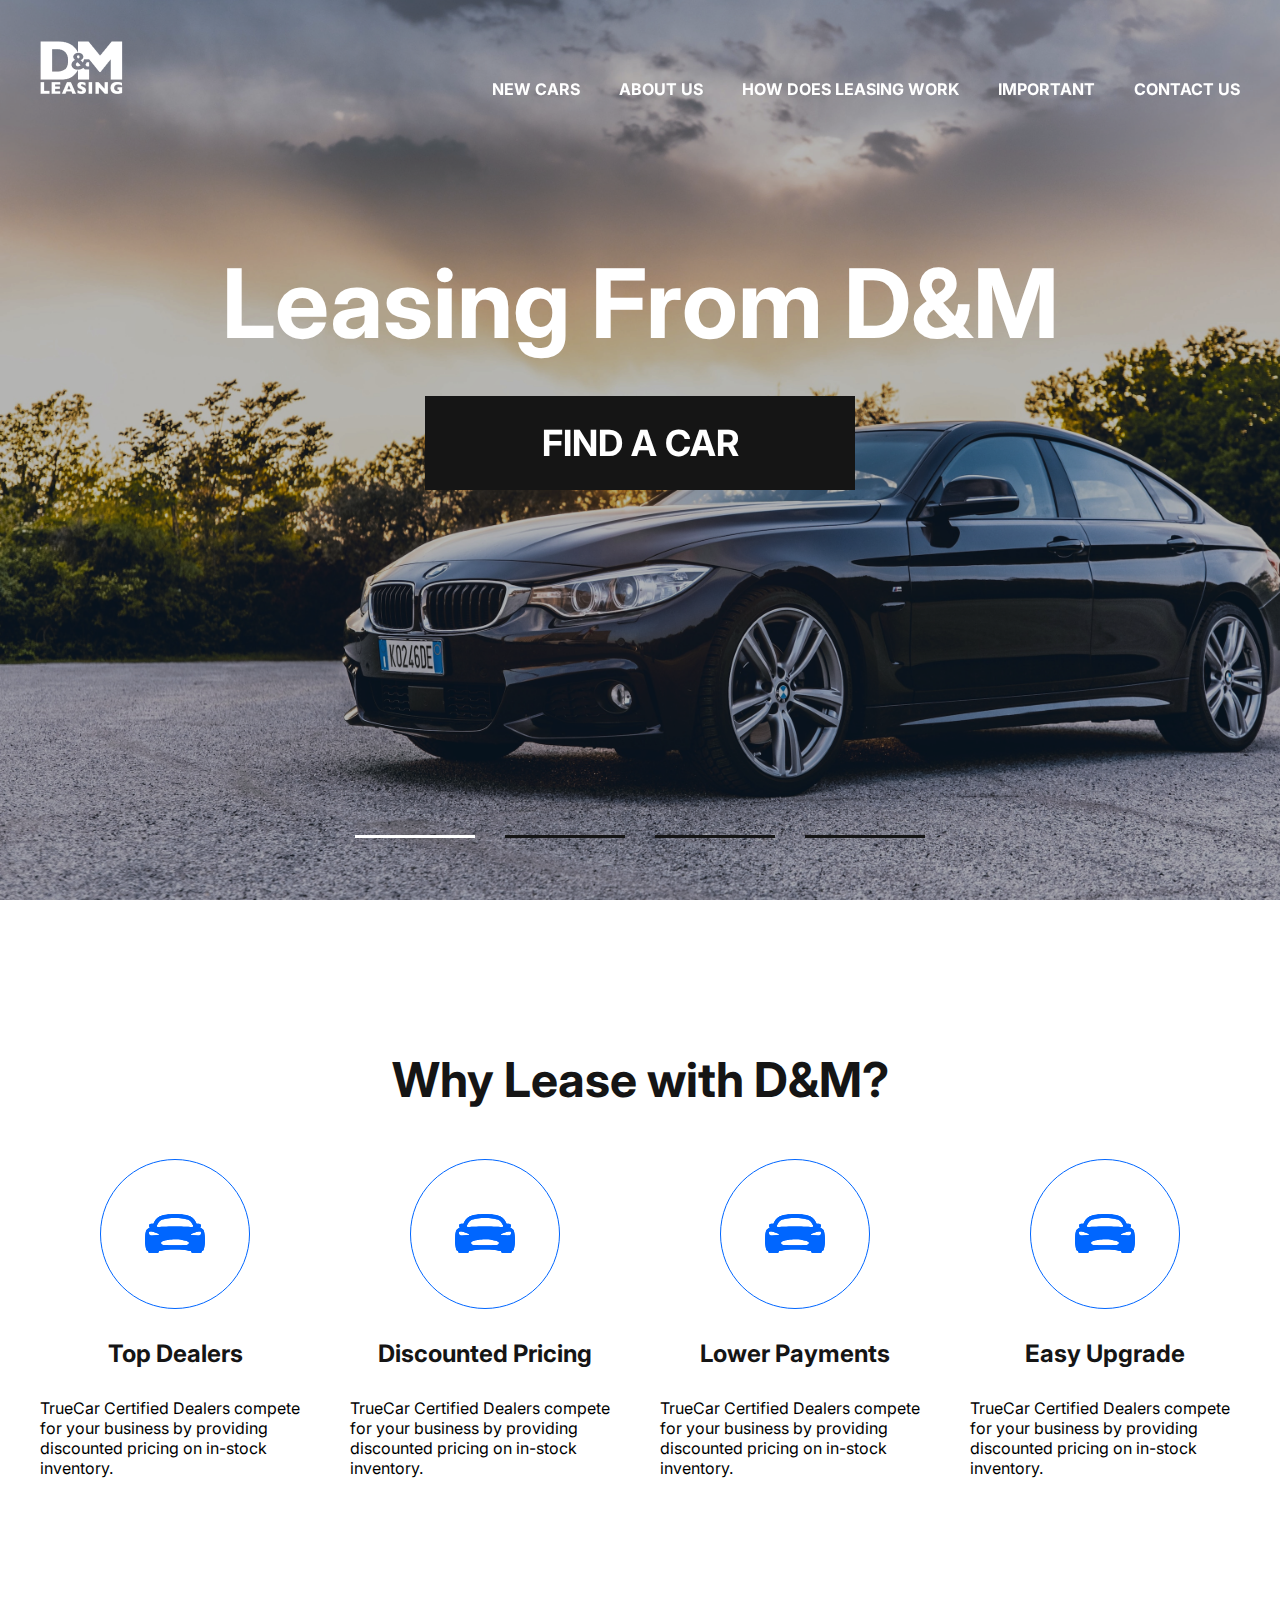
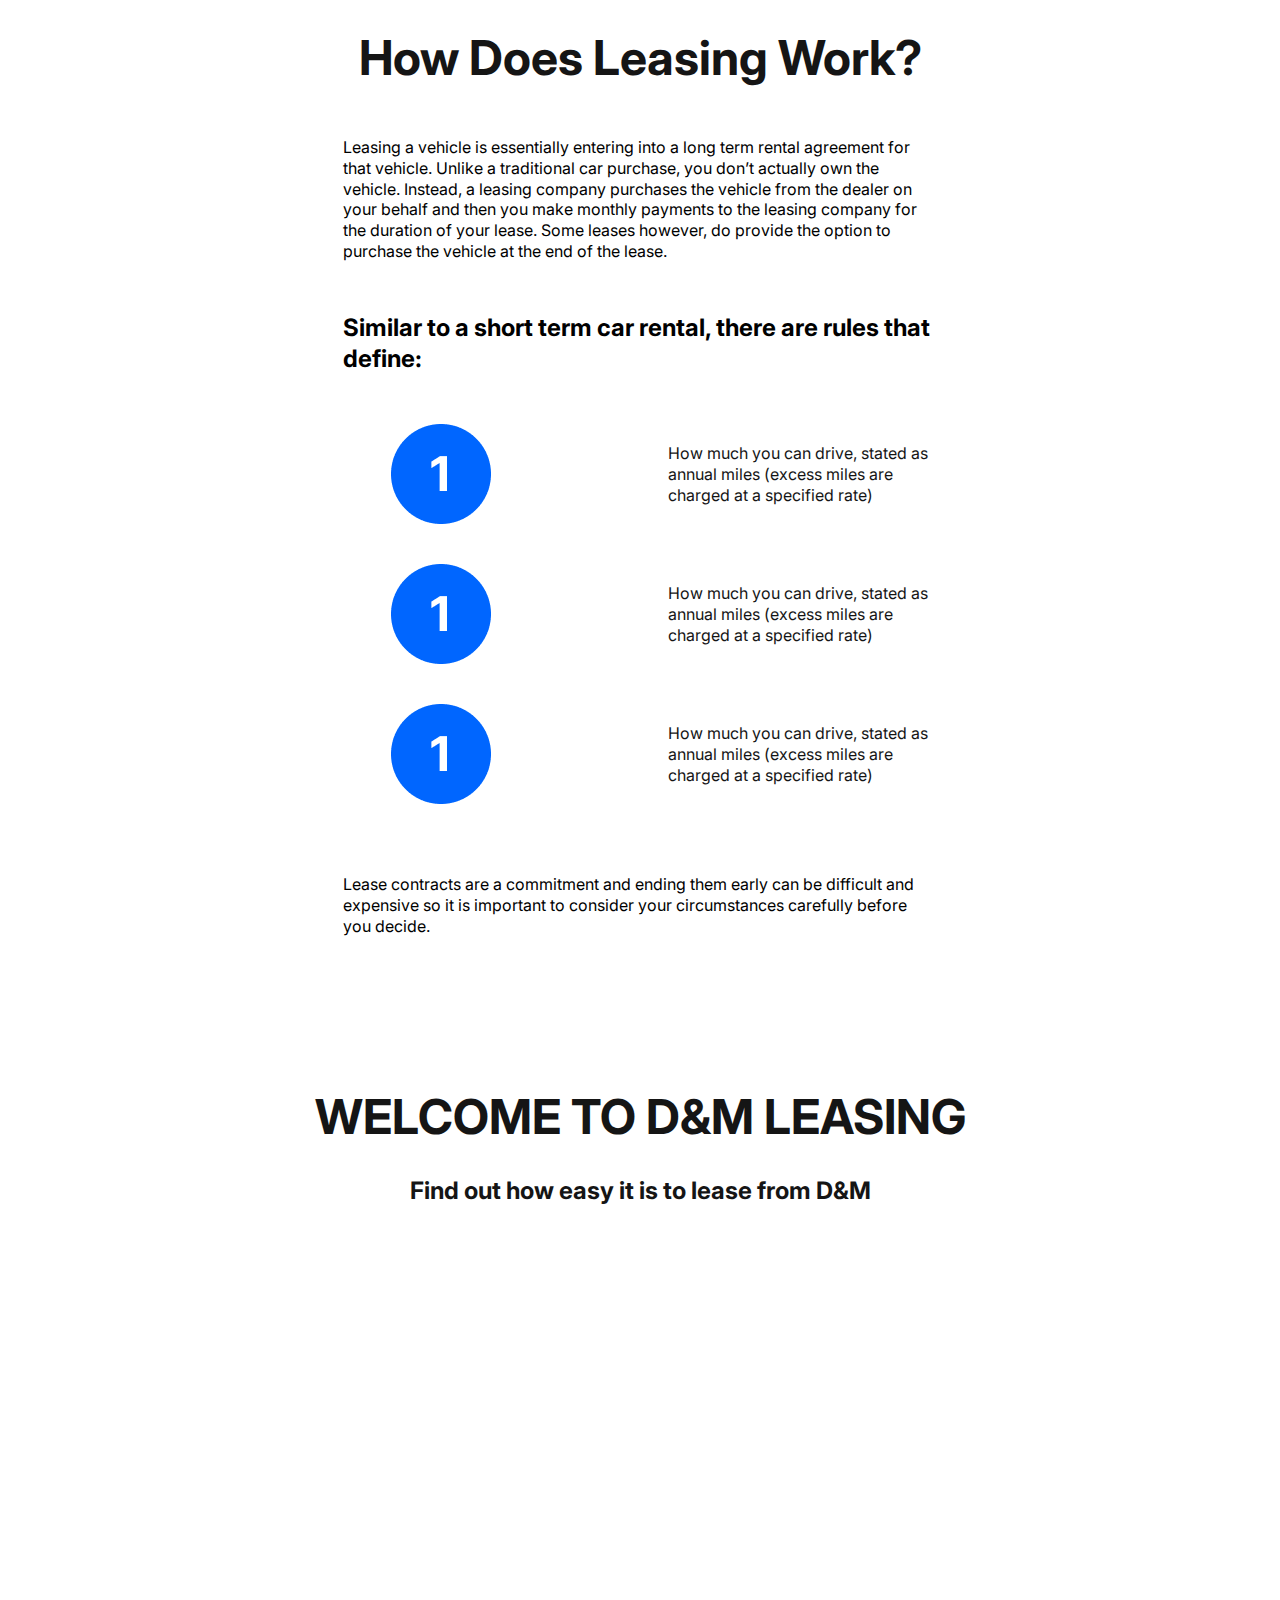
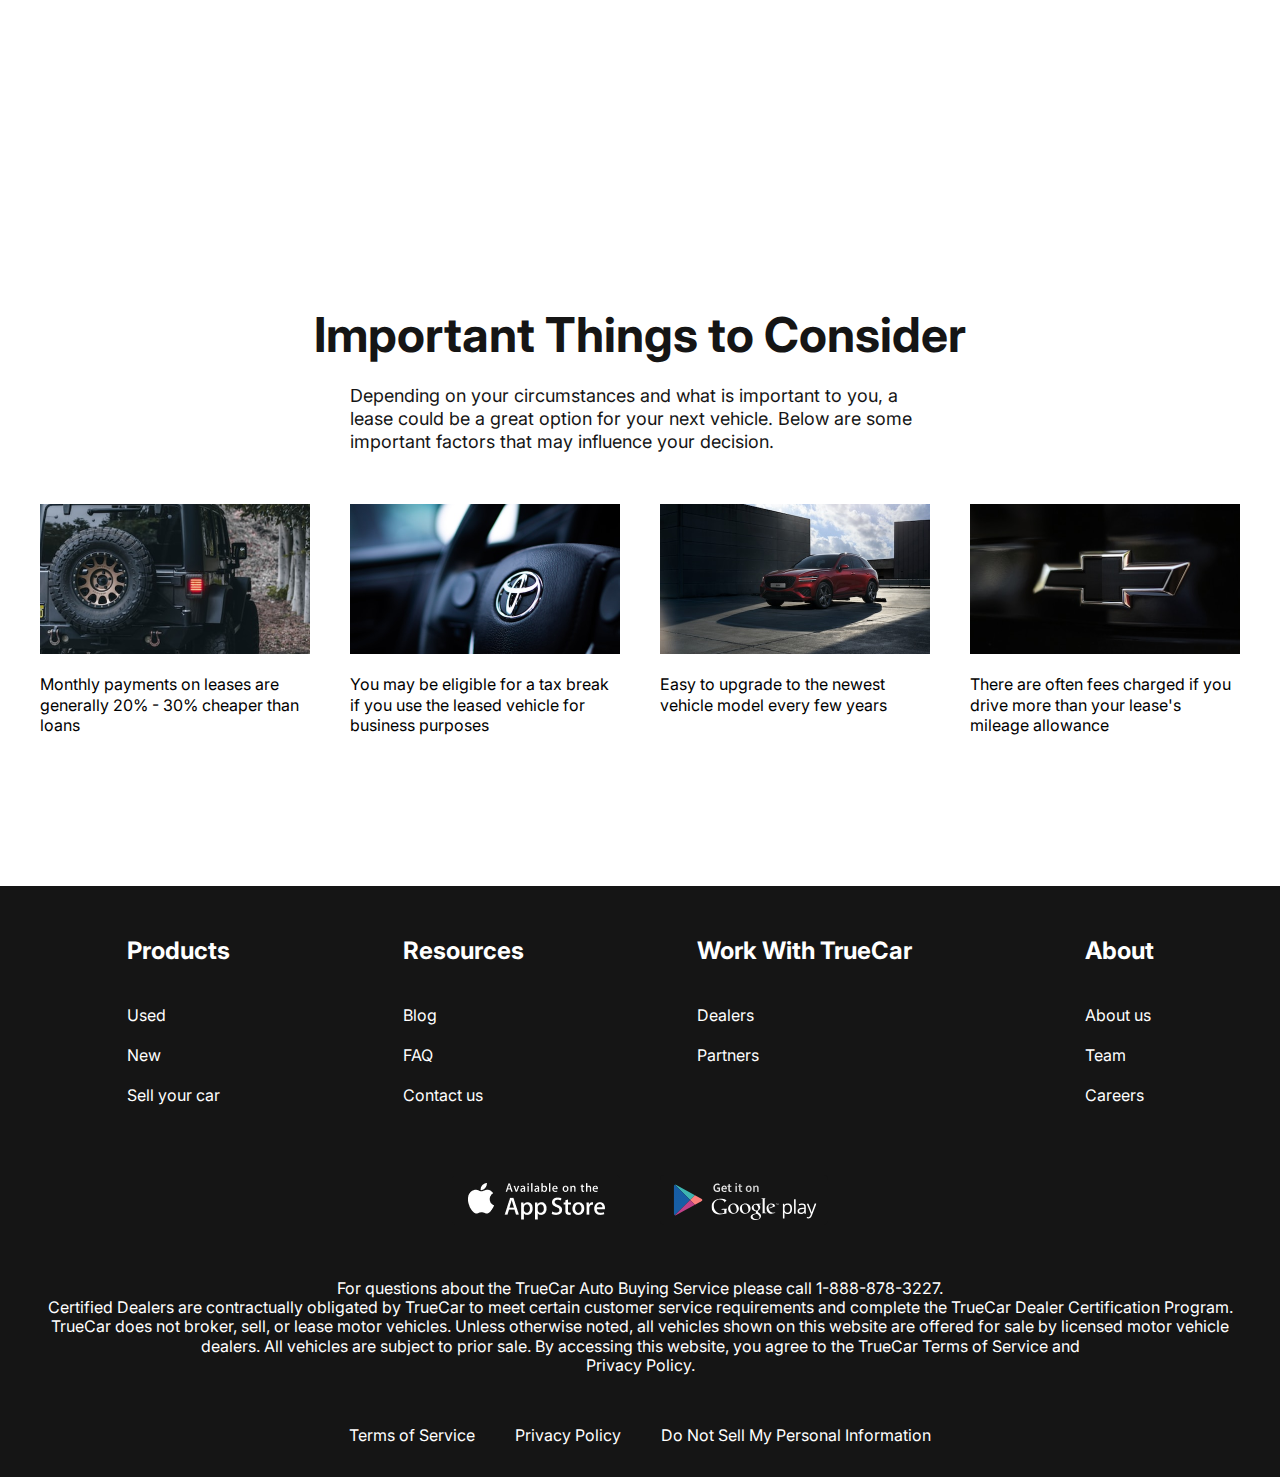
<file: index.html>
<!DOCTYPE html>
<html lang="en">

<head>
    <meta charset="UTF-8">
    <meta http-equiv="X-UA-Compatible" content="IE=edge">
    <meta name="viewport" content="width=device-width, initial-scale=1.0">

    <link rel="stylesheet" href="https://cdn.jsdelivr.net/npm/swiper@9/swiper-bundle.min.css" />
    <link rel="stylesheet" href="css/style.css">
    <title>D&M</title>
</head>

<body>

    <div class="page">

        <header class="header">
            <div class="container">
                <div class="header__row">
                    <a href="index.html" class="header__logo">
                        <img src="img/header/Vector.png" alt="">
                    </a>
                    <nav class="header__nav">
                        <a href="cars.html" class="header__nav-link">NEW CARS</a>
                        <a href="#advantages" class="header__nav-link">About Us</a>
                        <a href="#do" class="header__nav-link">How Does Leasing Work</a>
                        <a href="#important" class="header__nav-link">Important</a>
                        <a href="contact.html" class="header__nav-link">CONTACT US</a>
                    </nav>

                    <button type="button" class="navToggle">
                        <span></span>
                        <span></span>
                        <span></span>
                    </button>
                </div>
            </div>
        </header>

        <main class="main">
            <section class="home">
                <div class="container">
                    <div class="home__title">
                        Leasing From D&M
                    </div>
                    <a href="cars.html" class="home__btn">
                        FIND A CAR
                    </a>
                </div>
            </section>

            <div class="slider">
                <div class="swiper">

                    <div class="swiper-wrapper">
                        <div class="swiper-slide" style="background-image: url(img/home/home-bg.png);"></div>
                        <div class="swiper-slide" style="background-image: url(img/home/slider2.jpeg);"></div>
                        <div class="swiper-slide" style="background-image: url(img/home/slider4.jpeg);"></div>
                        <div class="swiper-slide" style="background-image: url(img/home/slider5.jpeg);"></div>
                    </div>

                    <div class="swiper-pagination"></div>

                </div>
            </div>

            <div id="advantages" class="advantages">
                <div class="container">
                    <div class="advantages__title">
                        Why Lease with D&M?
                    </div>
                    <div class="advantages__row">
                        <div class="advantages__item">
                            <img src="img/advantages/circle.svg" alt="" class="advantages__img">
                            <div class="advantages__content">
                                <div class="advantages__item-title">
                                    Top Dealers
                                </div>
                                <div class="advantages__text">
                                    TrueCar Certified Dealers compete for your business by providing discounted pricing
                                    on in-stock inventory.
                                </div>
                            </div>
                        </div>
                        <div class="advantages__item">
                            <img src="img/advantages/circle.svg" alt="" class="advantages__img">
                            <div class="advantages__content">
                                <div class="advantages__item-title">
                                    Discounted Pricing
                                </div>
                                <div class="advantages__text">
                                    TrueCar Certified Dealers compete for your business by providing discounted pricing
                                    on in-stock inventory.
                                </div>
                            </div>
                        </div>
                        <div class="advantages__item">
                            <img src="img/advantages/circle.svg" alt="" class="advantages__img">
                            <div class="advantages__content">
                                <div class="advantages__item-title">
                                    Lower Payments
                                </div>
                                <div class="advantages__text">
                                    TrueCar Certified Dealers compete for your business by providing discounted pricing
                                    on in-stock inventory.
                                </div>
                            </div>
                        </div>
                        <div class="advantages__item">
                            <img src="img/advantages/circle.svg" alt="" class="advantages__img">
                            <div class="advantages__content">
                                <div class="advantages__item-title">
                                    Easy Upgrade
                                </div>
                                <div class="advantages__text">
                                    TrueCar Certified Dealers compete for your business by providing discounted pricing
                                    on in-stock inventory.
                                </div>
                            </div>
                        </div>
                    </div>
                </div>
            </div>

            <div id="do" class="do">
                <div class="container">
                    <div class="do__row">
                        <div class="do__top">
                            <div class="do__title">
                                How Does Leasing Work?
                            </div>
                            <div class="do__text">
                                Leasing a vehicle is essentially entering into a long term rental agreement for that
                                vehicle. Unlike a traditional car purchase, you don’t actually own the vehicle. Instead,
                                a leasing company purchases the vehicle from the dealer on your behalf and then you make
                                monthly payments to the leasing company for the duration of your lease. Some leases
                                however, do provide the option to purchase the vehicle at the end of the lease.
                            </div>

                            <div class="do__suptitle">
                                Similar to a short term car rental, there are rules that define:
                            </div>
                        </div>

                        <div class="do__content">
                            <div class="do__item">
                                <img src="img/do/do-1.png" class="do__item-icon" alt="">

                                <div class="do__item-text">
                                    How much you can drive, stated as annual miles (excess miles are charged at a
                                    specified rate)
                                </div>
                            </div>
                            <div class="do__item">
                                <img src="img/do/do-1.png" class="do__item-icon" alt="">

                                <div class="do__item-text">
                                    How much you can drive, stated as annual miles (excess miles are charged at a
                                    specified rate)
                                </div>
                            </div>
                            <div class="do__item">
                                <img src="img/do/do-1.png" class="do__item-icon" alt="">

                                <div class="do__item-text">
                                    How much you can drive, stated as annual miles (excess miles are charged at a
                                    specified rate)
                                </div>
                            </div>
                        </div>

                        <div class="do__footer">
                            Lease contracts are a commitment and ending them early can be difficult and expensive so it
                            is important to consider your circumstances carefully before you decide.
                        </div>

                    </div>
                </div>
            </div>

            <div class="video">
                <div class="container">
                    <div class="video__title">
                        WELCOME TO D&M LEASING
                    </div>
                    <div class="video__suptitle">
                        Find out how easy it is to lease from D&M
                    </div>
                    <iframe class="video__item" width="1000" height="500"
                        src="https://www.youtube.com/embed/vsgAckadNYA" title="YouTube video player" frameborder="0"
                        allow="accelerometer; autoplay; clipboard-write; encrypted-media; gyroscope; picture-in-picture; web-share"
                        allowfullscreen></iframe>
                </div>
            </div>

            <div id="important" class="important">
                <div class="container">
                    <div class="important__header">
                        <div class="important__title">Important Things to Consider</div>
                        <div class="important__text">Depending on your circumstances and what is important to you, a
                            lease could
                            be a great option for your next vehicle. Below are some important factors that may influence
                            your
                            decision.</div>
                    </div>

                    <div class="important__inner">
                        <div class="important__item">
                            <img src="img/important/imp-1.png" alt="" class="important__img">
                            <div class="important__item-text">Monthly payments on leases are generally 20% - 30% cheaper
                                than loans
                            </div>
                        </div>
                        <div class="important__item">
                            <img src="img/important/imp-2.png" alt="" class="important__img">
                            <div class="important__item-text">You may be eligible for a tax break if you use the leased
                                vehicle for business purposes
                            </div>
                        </div>
                        <div class="important__item">
                            <img src="img/important/imp-3.png" alt="" class="important__img">
                            <div class="important__item-text">Easy to upgrade to the newest vehicle model every few
                                years
                            </div>
                        </div>
                        <div class="important__item">
                            <img src="img/important/imp-4.png" alt="" class="important__img">
                            <div class="important__item-text">There are often fees charged if you drive more than your
                                lease's mileage allowance
                            </div>
                        </div>
                    </div>
                </div>
            </div>

        </main>

       
    <footer class="footer">
        <div class="container">
            <nav class="footer__nav">
                <div class="footer__row">

                    <div class="footer__item-title">Products</div>

                    <div class="footer__item"><a href="#" class="footer__item-link">Used</a></div>
                    <div class="footer__item"><a href="#" class="footer__item-link">New</a></div>
                    <div class="footer__item"><a href="#" class="footer__item-link">Sell your car</a></div>
                </div>
                <div class="footer__row">

                    <div class="footer__item-title">Resources</div>

                    <div class="footer__nav-item"><a href="#" class="footer__item-link">Blog</a></div>
                    <div class="footer__item"><a href="#" class="footer__item-link">FAQ</a></div>
                    <div class="footer__item"><a href="#" class="footer__item-link">Contact us</a></div>
                </div>
                <div class="footer__row">

                    <div class="footer__item-title">Work With TrueCar</div>

                    <div class="footer__item"><a href="#" class="footer__item-link">Dealers</a></div>
                    <div class="footer__item"><a href="#" class="footer__item-link">Partners</a></div>
                </div>
                <div class="footer__row">

                    <div class="footer__item-title">About</div>

                    <div class="footer__item"><a href="#" class="footer__item-link">About us</a></div>
                    <div class="footer__item"><a href="#" class="footer__item-link">Team</a></div>
                    <div class="footer__item"><a href="#" class="footer__item-link">Careers</a></div>
                </div>
            </nav>

            <div class="footer__app">
                <div class="footer__app-item">
                    <a href="#" class="footer__app-link">
                        <img src="img/footer/appstore.png" class="footer__img" alt="">
                    </a>
                </div>
                <div class="footer__app-item">
                    <a href="#" class="footer__app-link">
                        <img src="img/footer/google.svg" class="footer__img" alt="">
                    </a>
                </div>
            </div>

            <div class="footer__copyright">
                <div class="footer__copy-text">
                    For questions about the TrueCar Auto Buying Service please call 1-888-878-3227. <br>
                    Certified Dealers are contractually obligated by TrueCar to meet certain customer service
                    requirements and complete the TrueCar Dealer Certification Program. <br>
                    TrueCar does not broker, sell, or lease motor vehicles. Unless otherwise noted, all vehicles
                    shown on this website are offered for sale by licensed motor vehicle dealers. All vehicles are
                    subject to prior sale. By accessing this website, you agree to the TrueCar Terms of Service and <br>
                    Privacy Policy.
                </div>
            </div>

            <div class="footer__copy-nav">
                <a href="#" class="footer__copy-link">Terms of Service</a>
                <a href="#" class="footer__copy-link">Privacy Policy</a>
                <a href="#" class="footer__copy-link">Do Not Sell My Personal Information</a>
            </div>
        </div>

    </footer>

    </div>







    <script src="https://cdn.jsdelivr.net/npm/swiper@9/swiper-bundle.min.js"></script>
    <script src="js/app.js"></script>

</body>

</html>
</file>
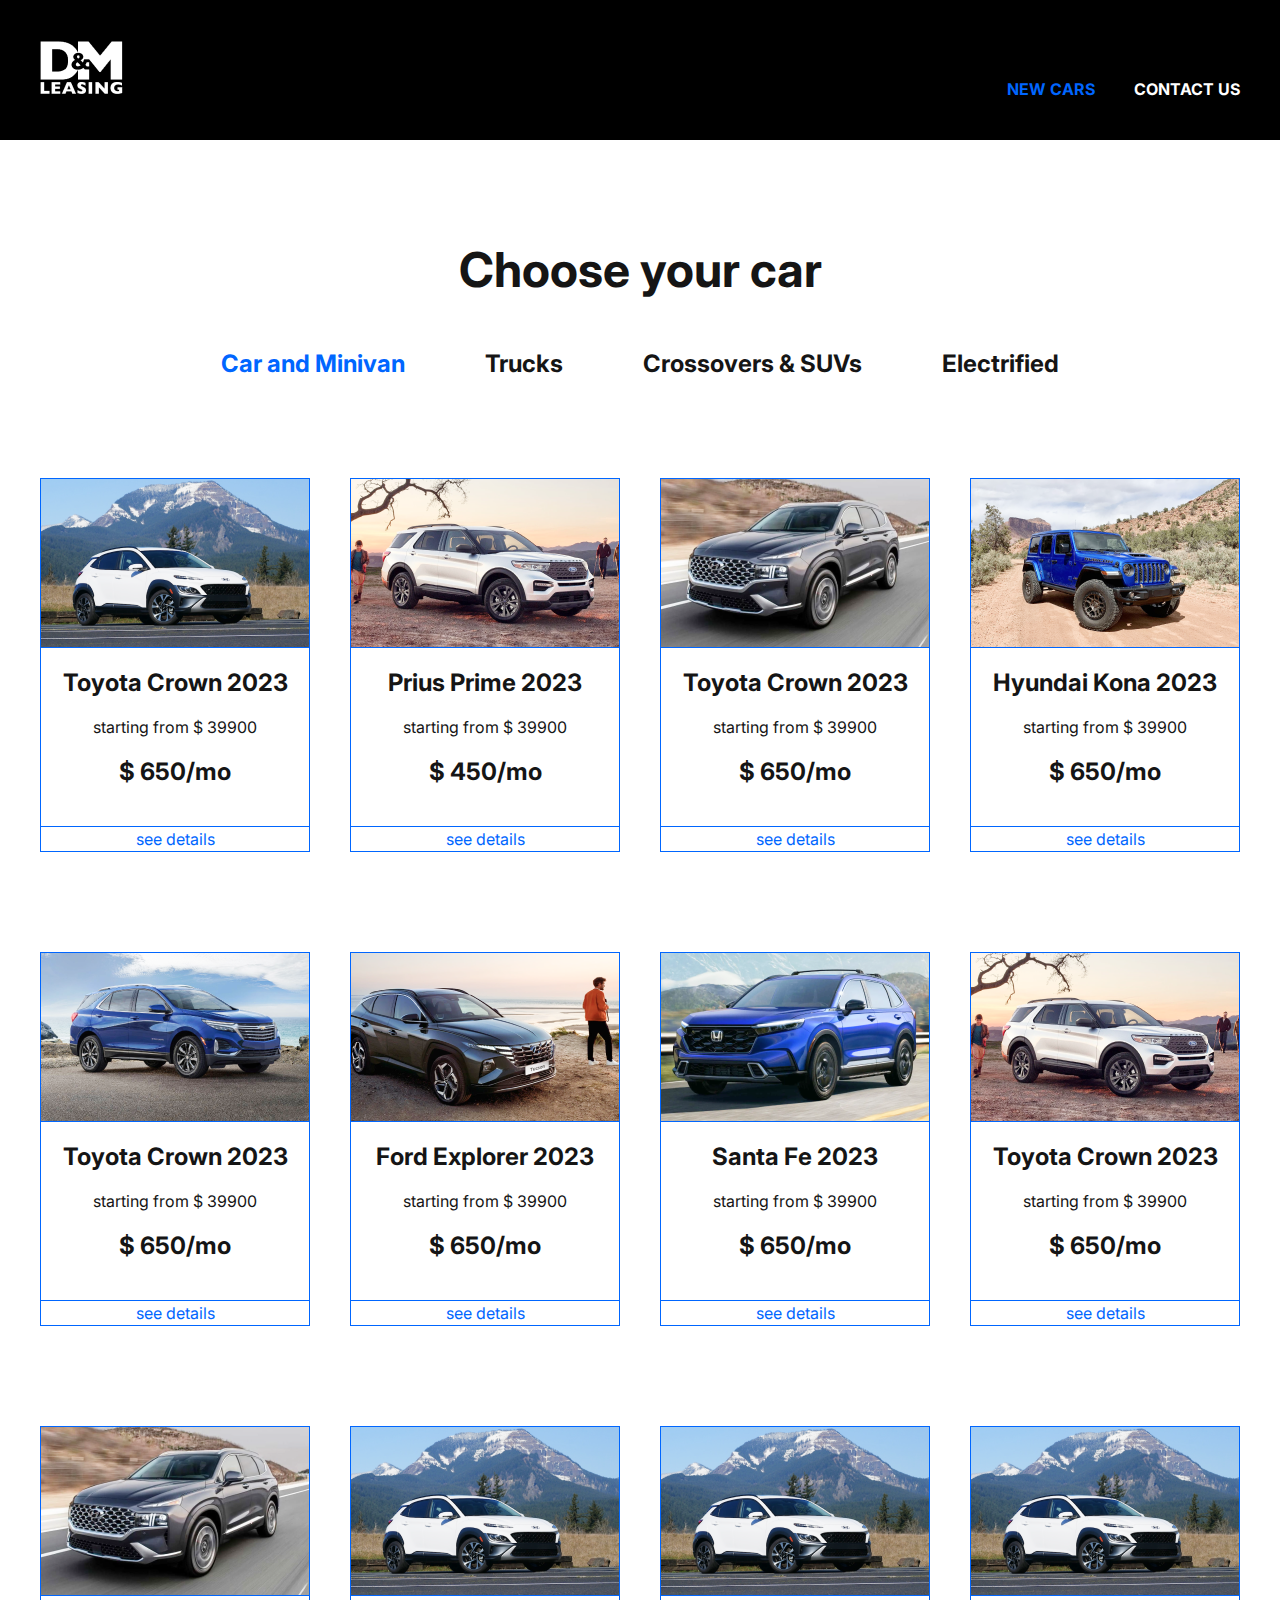
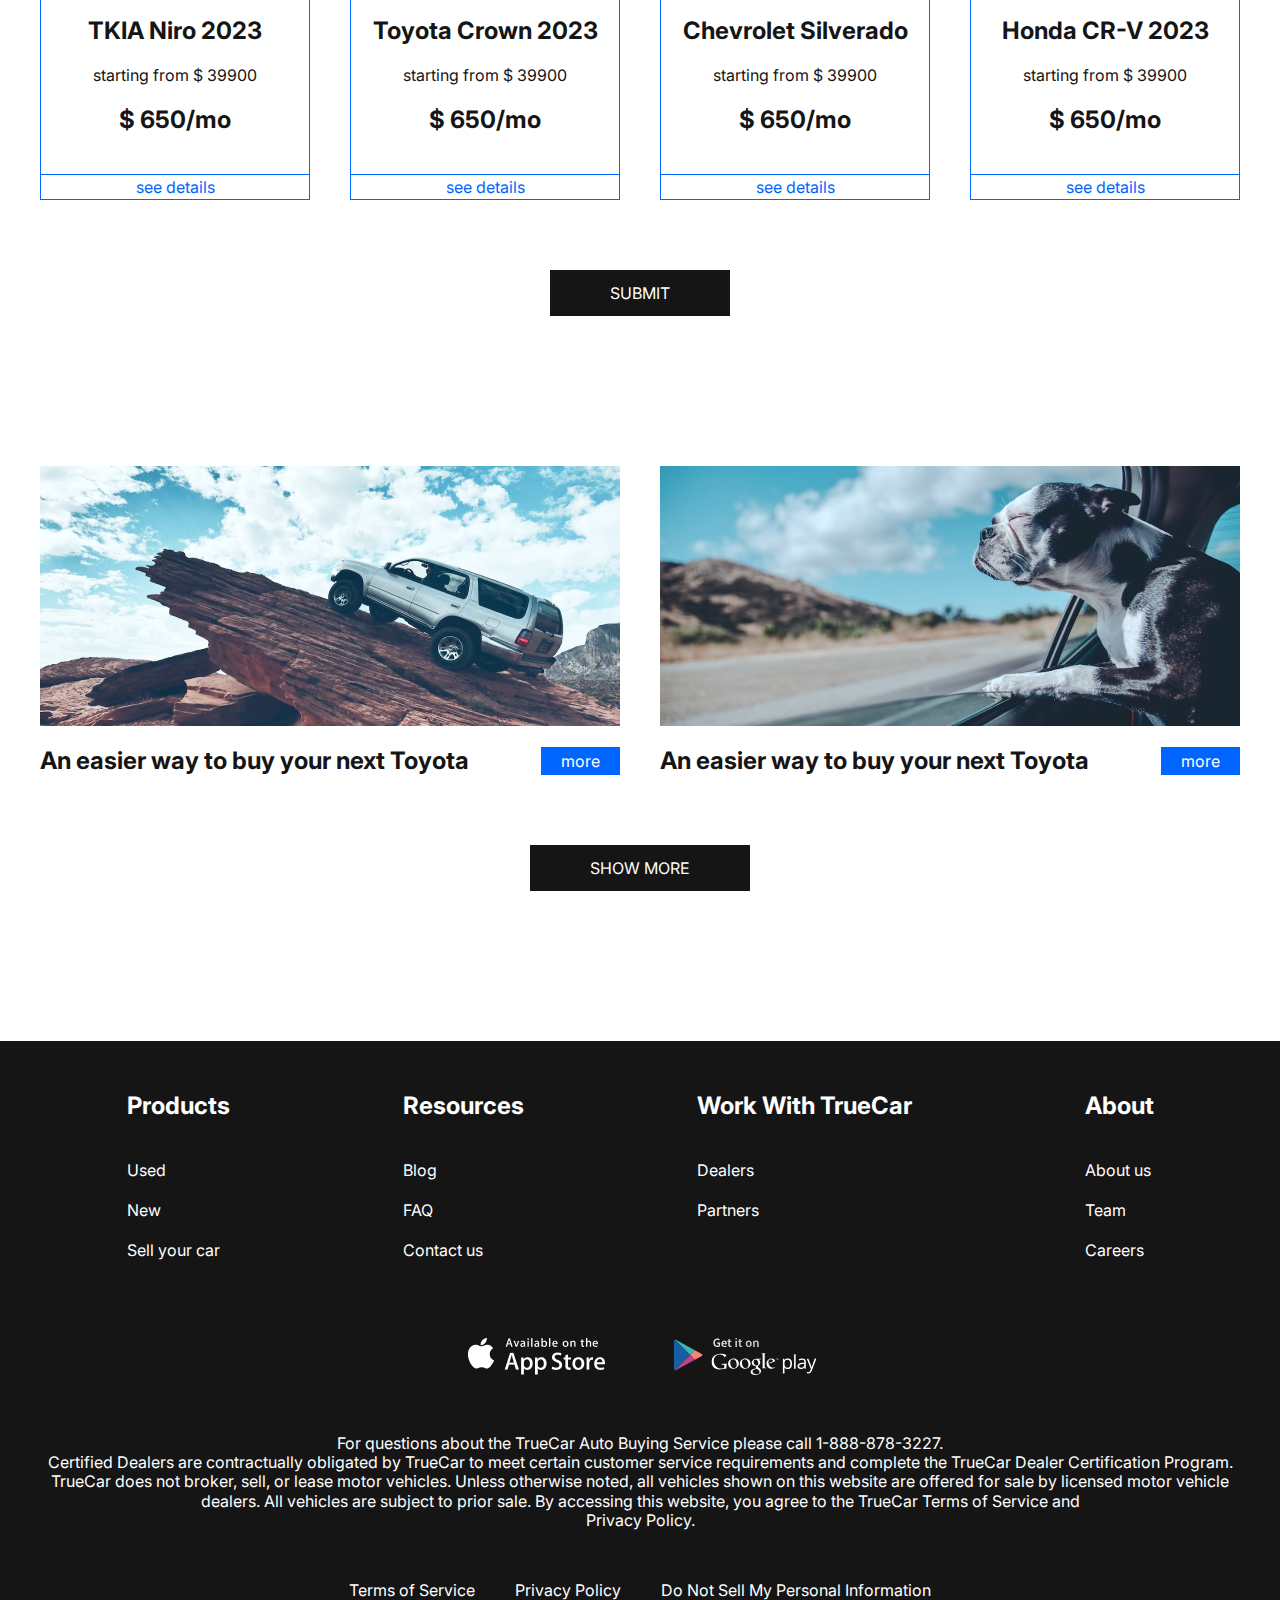
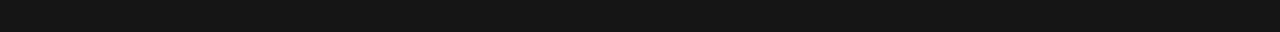
<file: cars.html>
<!DOCTYPE html>
<html lang="en">

<head>
    <meta charset="UTF-8">
    <meta http-equiv="X-UA-Compatible" content="IE=edge">
    <meta name="viewport" content="width=device-width, initial-scale=1.0">
    <link rel="stylesheet" href="css/style.css">
    <link rel="stylesheet" href="css/new-cars/cars.css">
    <link rel="stylesheet" href="css/contacts/contacts.css">
    <title>New Cars</title>
</head>

<body>

    <header class="header">
        <div class="container">
            <div class="header__row">
                <a href="index.html" class="header__logo">
                    <img src="img/header/Vector.png" alt="">
                </a>
                <nav class="header__nav">
                    <a href="cars.html" class="header__nav-link header__nav-link-active">NEW CARS</a>
                    <a href="contact.html" class="header__nav-link">CONTACT US</a>
                </nav>

                <button type="button" class="navToggle">
                    <span></span>
                    <span></span>
                    <span></span>
                </button>
            </div>
        </div>
    </header>

    <div class="choise">
        <div class="container">
            <div class="choise__tab">
                <div class="choise__tab-title">
                    Choose your car
                </div>
                <nav class="choise__tab-nav">
                    <a href="#" class="choise__tab-nav-link choise__tab-nav-link-active">Car and Minivan</a>
                    <a href="#" class="choise__tab-nav-link">Trucks</a>
                    <a href="#" class="choise__tab-nav-link">Crossovers & SUVs</a>
                    <a href="#" class="choise__tab-nav-link">Electrified</a>
                </nav>
            </div>

            <div class="choise__inner">
                <div class="choise__item">
                    <img src="img/choise/choise-1.png" alt="" class="choise__img">
                    <div class="choise__content">
                        <div class="choise__name">Toyota Crown 2023</div>
                        <div class="choise__text">starting from $ 39900</div>
                        <div class="choise__price">$ 650/mo</div>
                    </div>
                    <div class="choise__link">
                        <a href="#" class="choise__btn">see details</a>
                    </div>

                </div>

                <div class="choise__item">
                    <img src="img/choise/choise-2.png" alt="" class="choise__img">
                    <div class="choise__content">
                        <div class="choise__name">Prius Prime 2023</div>
                        <div class="choise__text">starting from $ 39900</div>
                        <div class="choise__price"> $ 450/mo</div>
                    </div>
                    <div class="choise__link">
                        <a href="#" class="choise__btn">see details</a>
                    </div>

                </div>

                <div class="choise__item">
                    <img src="img/choise/choise-3.png" alt="" class="choise__img">
                    <div class="choise__content">
                        <div class="choise__name">Toyota Crown 2023</div>
                        <div class="choise__text">starting from $ 39900</div>
                        <div class="choise__price">$ 650/mo</div>
                    </div>
                    <div class="choise__link">
                        <a href="#" class="choise__btn">see details</a>
                    </div>

                </div>

                <div class="choise__item">
                    <img src="img/choise/choise-4.png" alt="" class="choise__img">
                    <div class="choise__content">
                        <div class="choise__name">Hyundai Kona 2023</div>
                        <div class="choise__text">starting from $ 39900</div>
                        <div class="choise__price">$ 650/mo</div>
                    </div>
                    <div class="choise__link">
                        <a href="#" class="choise__btn">see details</a>
                    </div>

                </div>

                <div class="choise__item">
                    <img src="img/choise/choise-5.png" alt="" class="choise__img">
                    <div class="choise__content">
                        <div class="choise__name">Toyota Crown 2023</div>
                        <div class="choise__text">starting from $ 39900</div>
                        <div class="choise__price">$ 650/mo</div>
                    </div>
                    <div class="choise__link">
                        <a href="#" class="choise__btn">see details</a>
                    </div>


                </div>

                <div class="choise__item">
                    <img src="img/choise/choise-6.png" alt="" class="choise__img">
                    <div class="choise__content">
                        <div class="choise__name">Ford Explorer 2023</div>
                        <div class="choise__text">starting from $ 39900</div>
                        <div class="choise__price">$ 650/mo</div>
                    </div>
                    <div class="choise__link">
                        <a href="#" class="choise__btn">see details</a>
                    </div>


                </div>

                <div class="choise__item">
                    <img src="img/choise/choise-7.png" alt="" class="choise__img">
                    <div class="choise__content">
                        <div class="choise__name">Santa Fe 2023</div>
                        <div class="choise__text">starting from $ 39900</div>
                        <div class="choise__price">$ 650/mo</div>
                    </div>
                    <div class="choise__link">
                        <a href="#" class="choise__btn">see details</a>
                    </div>


                </div>

                <div class="choise__item">
                    <img src="img/choise/choise-8.png" alt="" class="choise__img">
                    <div class="choise__content">
                        <div class="choise__name">Toyota Crown 2023</div>
                        <div class="choise__text">starting from $ 39900</div>
                        <div class="choise__price">$ 650/mo</div>
                    </div>
                    <div class="choise__link">
                        <a href="#" class="choise__btn">see details</a>
                    </div>


                </div>

                <div class="choise__item">
                    <img src="img/choise/choise-9.png" alt="" class="choise__img">
                    <div class="choise__content">
                        <div class="choise__name">TKIA Niro 2023</div>
                        <div class="choise__text">starting from $ 39900</div>
                        <div class="choise__price">$ 650/mo</div>
                    </div>
                    <div class="choise__link">
                        <a href="#" class="choise__btn">see details</a>
                    </div>


                </div>

                <div class="choise__item">
                    <img src="img/choise/choise-1.png" alt="" class="choise__img">
                    <div class="choise__content">
                        <div class="choise__name">Toyota Crown 2023</div>
                        <div class="choise__text">starting from $ 39900</div>
                        <div class="choise__price">$ 650/mo</div>
                    </div>
                    <div class="choise__link">
                        <a href="#" class="choise__btn">see details</a>
                    </div>


                </div>

                <div class="choise__item">
                    <img src="img/choise/choise-1.png" alt="" class="choise__img">
                    <div class="choise__content">
                        <div class="choise__name">Chevrolet Silverado</div>
                        <div class="choise__text">starting from $ 39900</div>
                        <div class="choise__price">$ 650/mo</div>
                    </div>
                    <div class="choise__link">
                        <a href="#" class="choise__btn">see details</a>
                    </div>


                </div>

                <div class="choise__item">
                    <img src="img/choise/choise-1.png" alt="" class="choise__img">
                    <div class="choise__content">
                        <div class="choise__name">Honda CR-V 2023</div>
                        <div class="choise__text">starting from $ 39900</div>
                        <div class="choise__price">$ 650/mo</div>
                    </div>
                    <div class="choise__link">
                        <a href="#" class="choise__btn">see details</a>
                    </div>


                </div>


            </div>

            <div class="default__button">
                <a href="#" class="default__btn">SUBMIT</a>
            </div>
        </div>
    </div>
    </div>

    <div class="news">
        <div class="container">
            <div class="news__inner">
                <div class="news__item">
                    <img src="img/news/news-1.png" class="news__img" alt="">
                    <div class="news__body">
                        <div class="news__title">
                            An easier way to buy your next Toyota
                        </div>
                        <a href="#" class="news__btn">
                            more
                        </a>
                    </div>
                </div>
                <div class="news__item">
                    <div class="news__item">
                        <img src="img/news/news-2.png" class="news__img" alt="">

                        <div class="news__body">
                            <div class="news__title">
                                An easier way to buy your next Toyota
                            </div>
                            <a href="#" class="news__btn">
                                more
                            </a>
                        </div>
                    </div>
                </div>

            </div>

            <div class="default__button">
                <a href="#" class="default__btn">Show More</a>
            </div>

        </div>
    </div>


    <footer class="footer">
        <div class="container">
            <nav class="footer__nav">
                <div class="footer__row">

                    <div class="footer__item-title">Products</div>

                    <div class="footer__item"><a href="#" class="footer__item-link">Used</a></div>
                    <div class="footer__item"><a href="#" class="footer__item-link">New</a></div>
                    <div class="footer__item"><a href="#" class="footer__item-link">Sell your car</a></div>
                </div>
                <div class="footer__row">

                    <div class="footer__item-title">Resources</div>

                    <div class="footer__nav-item"><a href="#" class="footer__item-link">Blog</a></div>
                    <div class="footer__item"><a href="#" class="footer__item-link">FAQ</a></div>
                    <div class="footer__item"><a href="#" class="footer__item-link">Contact us</a></div>
                </div>
                <div class="footer__row">

                    <div class="footer__item-title">Work With TrueCar</div>

                    <div class="footer__item"><a href="#" class="footer__item-link">Dealers</a></div>
                    <div class="footer__item"><a href="#" class="footer__item-link">Partners</a></div>
                </div>
                <div class="footer__row">

                    <div class="footer__item-title">About</div>

                    <div class="footer__item"><a href="#" class="footer__item-link">About us</a></div>
                    <div class="footer__item"><a href="#" class="footer__item-link">Team</a></div>
                    <div class="footer__item"><a href="#" class="footer__item-link">Careers</a></div>
                </div>
            </nav>

            <div class="footer__app">
                <div class="footer__app-item">
                    <a href="#" class="footer__app-link">
                        <img src="img/footer/appstore.png" class="footer__img" alt="">
                    </a>
                </div>
                <div class="footer__app-item">
                    <a href="#" class="footer__app-link">
                        <img src="img/footer/google.svg" class="footer__img" alt="">
                    </a>
                </div>
            </div>

            <div class="footer__copyright">
                <div class="footer__copy-text">
                    For questions about the TrueCar Auto Buying Service please call 1-888-878-3227. <br>
                    Certified Dealers are contractually obligated by TrueCar to meet certain customer service
                    requirements and complete the TrueCar Dealer Certification Program. <br>
                    TrueCar does not broker, sell, or lease motor vehicles. Unless otherwise noted, all vehicles
                    shown on this website are offered for sale by licensed motor vehicle dealers. All vehicles are
                    subject to prior sale. By accessing this website, you agree to the TrueCar Terms of Service and <br>
                    Privacy Policy.
                </div>
            </div>

            <div class="footer__copy-nav">
                <a href="#" class="footer__copy-link">Terms of Service</a>
                <a href="#" class="footer__copy-link">Privacy Policy</a>
                <a href="#" class="footer__copy-link">Do Not Sell My Personal Information</a>
            </div>
        </div>

    </footer>


    <script src="https://cdn.jsdelivr.net/npm/swiper@9/swiper-bundle.min.js"></script>
    <script src="js/app.js"></script>

</body>

</html>
</file>
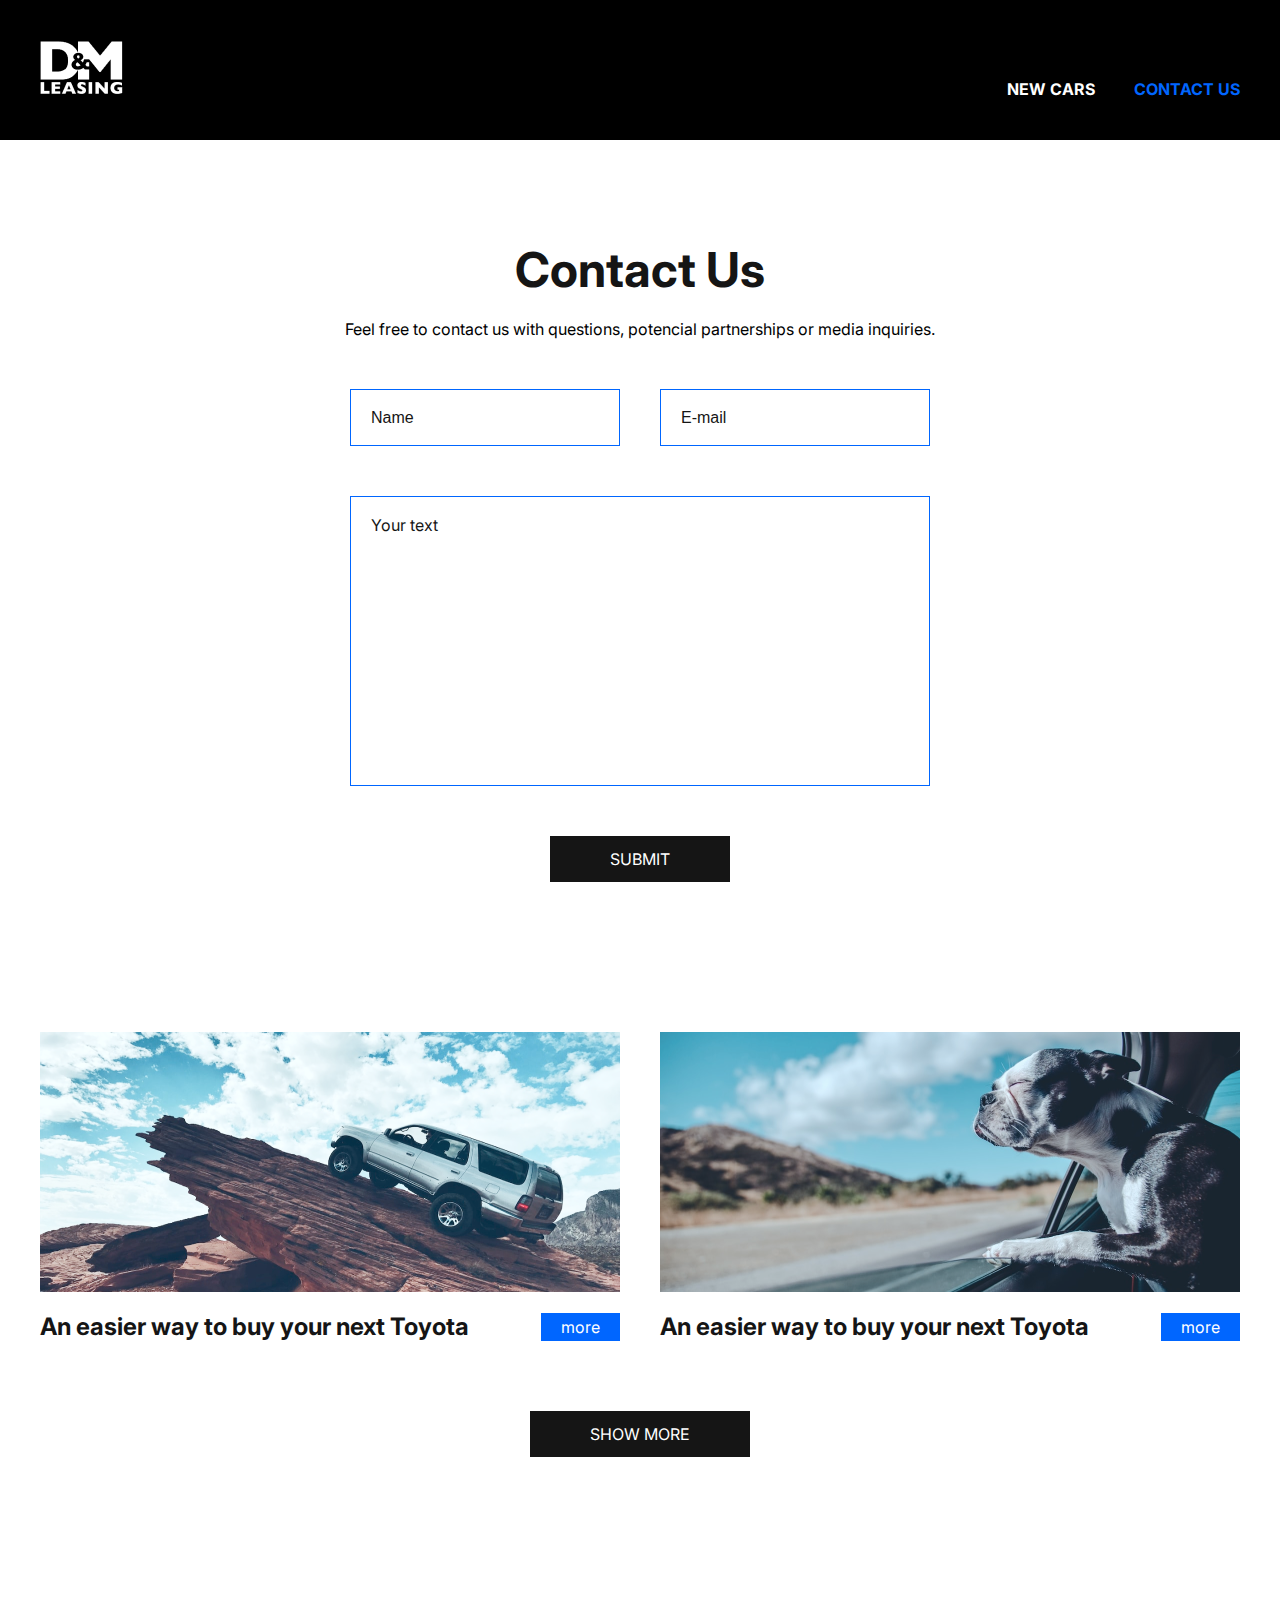
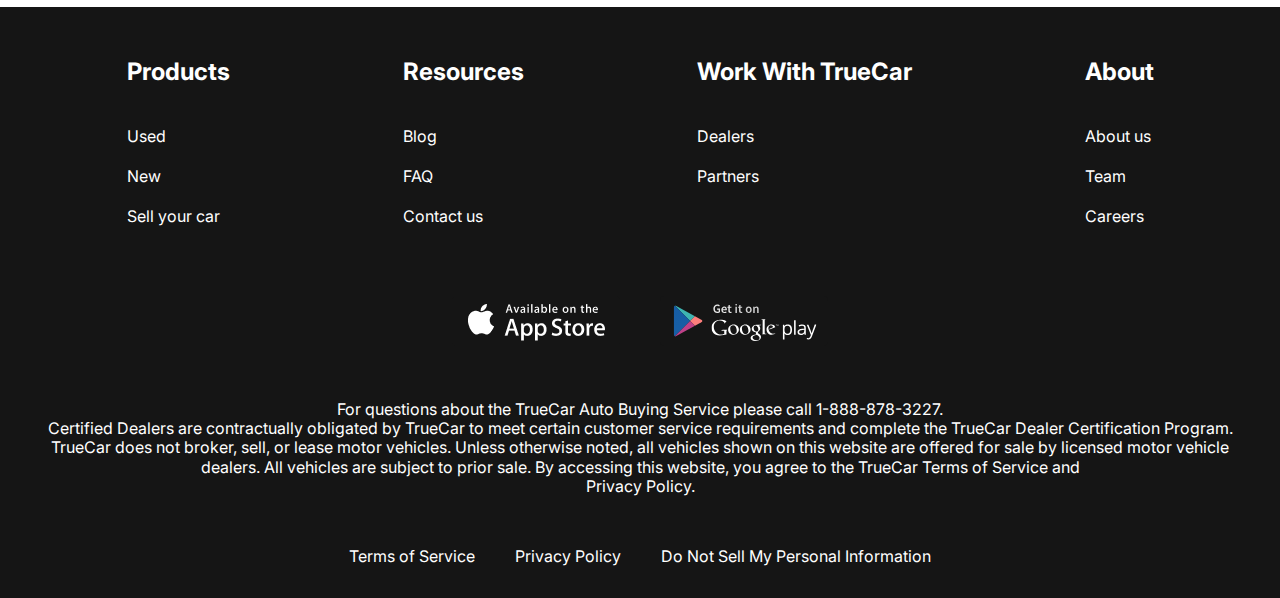
<file: contact.html>
<!DOCTYPE html>
<html lang="en">

<head>
    <meta charset="UTF-8">
    <meta http-equiv="X-UA-Compatible" content="IE=edge">
    <meta name="viewport" content="width=device-width, initial-scale=1.0">
    <link rel="stylesheet" href="css/style.css">
    <link rel="stylesheet" href="css/contacts/contacts.css">
    <title>Contacts</title>
</head>

<body>
 
    <header class="header">
        <div class="container">
            <div class="header__row">
                <a href="index.html" class="header__logo">
                    <img src="img/header/Vector.png" alt="">
                </a>
                <nav class="header__nav">
                    <a href="cars.html" class="header__nav-link">NEW CARS</a> 
                    <a href="contact.html" class="header__nav-link header__nav-link-active">CONTACT US</a>
                </nav>

                <button type="button" class="navToggle">
                    <span></span>
                    <span></span>
                    <span></span>
                </button>
            </div>
        </div>
    </header>


    <div class="form">
        <div class="container">
            <div class="form__header">
                <div class="form__title">
                    Contact Us
                </div>
                <div class="form_suptitle">
                    Feel free to contact us with questions, potencial partnerships or media inquiries.
                </div>
            </div>

            <form action="#" method="post" class="form__inner">
                <input type="name" placeholder="Name" name="userName" class="form__item">
                <input type="email" name="userEmail" placeholder="E-mail" class="form__item">

                <textarea class="form__textarea" placeholder="Your text"></textarea>

                <a href="#" class="default__btn">SUBMIT</a>


            </form>
        </div>
    </div>

    <div class="news">
        <div class="container">
            <div class="news__inner">
                <div class="news__item">
                    <img src="img/news/news-1.png" class="news__img" alt="">
                    <div class="news__body">
                        <div class="news__title">
                            An easier way to buy your next Toyota
                        </div>
                        <a href="#" class="news__btn">
                            more
                        </a>
                    </div>
                </div>
                <div class="news__item">
                    <div class="news__item">
                        <img src="img/news/news-2.png" class="news__img" alt="">

                        <div class="news__body">
                            <div class="news__title">
                                An easier way to buy your next Toyota
                            </div>
                            <a href="#" class="news__btn">
                                more
                            </a>
                        </div>
                    </div>
                </div>

            </div>

            <div class="default__button">
                <a href="#" class="default__btn">Show More</a>
            </div>

        </div>
    </div>



    <footer class="footer">
        <div class="container">
            <nav class="footer__nav">
                <div class="footer__row">

                    <div class="footer__item-title">Products</div>

                    <div class="footer__item"><a href="#" class="footer__item-link">Used</a></div>
                    <div class="footer__item"><a href="#" class="footer__item-link">New</a></div>
                    <div class="footer__item"><a href="#" class="footer__item-link">Sell your car</a></div>
                </div>
                <div class="footer__row">

                    <div class="footer__item-title">Resources</div>

                    <div class="footer__nav-item"><a href="#" class="footer__item-link">Blog</a></div>
                    <div class="footer__item"><a href="#" class="footer__item-link">FAQ</a></div>
                    <div class="footer__item"><a href="#" class="footer__item-link">Contact us</a></div>
                </div>
                <div class="footer__row">

                    <div class="footer__item-title">Work With TrueCar</div>

                    <div class="footer__item"><a href="#" class="footer__item-link">Dealers</a></div>
                    <div class="footer__item"><a href="#" class="footer__item-link">Partners</a></div>
                </div>
                <div class="footer__row">

                    <div class="footer__item-title">About</div>

                    <div class="footer__item"><a href="#" class="footer__item-link">About us</a></div>
                    <div class="footer__item"><a href="#" class="footer__item-link">Team</a></div>
                    <div class="footer__item"><a href="#" class="footer__item-link">Careers</a></div>
                </div>
            </nav>

            <div class="footer__app">
                <div class="footer__app-item">
                    <a href="#" class="footer__app-link">
                        <img src="img/footer/appstore.png" class="footer__img" alt="">
                    </a>
                </div>
                <div class="footer__app-item">
                    <a href="#" class="footer__app-link">
                        <img src="img/footer/google.svg" class="footer__img" alt="">
                    </a>
                </div>
            </div>

            <div class="footer__copyright">
                <div class="footer__copy-text">
                    For questions about the TrueCar Auto Buying Service please call 1-888-878-3227. <br>
                    Certified Dealers are contractually obligated by TrueCar to meet certain customer service
                    requirements and complete the TrueCar Dealer Certification Program. <br>
                    TrueCar does not broker, sell, or lease motor vehicles. Unless otherwise noted, all vehicles
                    shown on this website are offered for sale by licensed motor vehicle dealers. All vehicles are
                    subject to prior sale. By accessing this website, you agree to the TrueCar Terms of Service and <br>
                    Privacy Policy.
                </div>
            </div>

            <div class="footer__copy-nav">
                <a href="#" class="footer__copy-link">Terms of Service</a>
                <a href="#" class="footer__copy-link">Privacy Policy</a>
                <a href="#" class="footer__copy-link">Do Not Sell My Personal Information</a>
            </div>
        </div>

    </footer>


    <script src="https://cdn.jsdelivr.net/npm/swiper@9/swiper-bundle.min.js"></script>
    <script src="js/app.js"></script>
</body>

</html>
</file>
<file: css/style.css>
@import url(https://fonts.googleapis.com/css?family=Inter:100,200,300,regular,500,600,700,800,900);
.header {
  position: absolute;
  right: 0;
  left: 0;
  z-index: 5;
  min-height: 140px;
}
.header__row {
  display: -webkit-box;
  display: -ms-flexbox;
  display: flex;
  -webkit-box-pack: justify;
      -ms-flex-pack: justify;
          justify-content: space-between;
  -webkit-box-align: end;
      -ms-flex-align: end;
          align-items: flex-end;
  padding-top: 40px;
}
.header__nav-link {
  font-family: "Inter";
  font-weight: 700;
  font-size: 16px;
  color: #FFFFFF;
  text-decoration: none;
  display: inline-block;
  text-transform: uppercase;
  margin-right: 35px;
  -webkit-transition: all 0.4s linear;
  transition: all 0.4s linear;
}
.header__nav-link:last-child {
  margin: 0;
}
.header__nav-link:hover {
  text-shadow: 0px 4px 4px rgb(0, 0, 0);
}

.shadow {
  position: fixed;
  top: 0;
  left: 0;
  right: 0;
  z-index: 1000;
  background-color: #151515;
  -webkit-transition: all 0.2s linear;
  transition: all 0.2s linear;
}

.navToggle {
  width: 30px;
  height: 20px;
  display: none;
  -webkit-box-orient: vertical;
  -webkit-box-direction: normal;
      -ms-flex-direction: column;
          flex-direction: column;
  -webkit-box-pack: justify;
      -ms-flex-pack: justify;
          justify-content: space-between;
}
.navToggle span {
  width: 100%;
  height: 2px;
  background-color: #FFFFFF;
}

@media (max-width: 991px) {
  .header__nav {
    position: absolute;
    top: 0;
    left: 0;
    right: 0;
    bottom: 0;
    background-color: #151515;
    display: -webkit-box;
    display: -ms-flexbox;
    display: flex;
    -webkit-box-orient: vertical;
    -webkit-box-direction: normal;
        -ms-flex-direction: column;
            flex-direction: column;
    -webkit-box-align: center;
        -ms-flex-align: center;
            align-items: center;
    padding-top: 200px;
    -webkit-transform: translateY(-100%);
            transform: translateY(-100%);
    -webkit-transition: -webkit-transform 0.4s linear;
    transition: -webkit-transform 0.4s linear;
    transition: transform 0.4s linear;
    transition: transform 0.4s linear, -webkit-transform 0.4s linear;
    z-index: 5;
    height: 100vh;
  }
  .header__nav-link {
    margin: 0;
    padding: 20px;
  }
  .header__nav.header__nav-show {
    -webkit-transform: translate(0%);
            transform: translate(0%);
  }
  .navToggle {
    display: -webkit-box;
    display: -ms-flexbox;
    display: flex;
    position: relative;
    z-index: 10;
  }
  .header__logo {
    position: relative;
    z-index: 10;
  }
}
.home {
  position: absolute;
  right: 0;
  left: 0;
  z-index: 4;
  text-align: center;
  color: white;
  margin-top: 245px;
}
.home__title {
  font-family: "Inter";
  font-style: normal;
  font-weight: 700;
  font-size: 96px;
  margin-bottom: 35px;
}
.home__btn {
  display: inline-block;
  padding: 25px;
  max-width: 430px;
  width: 100%;
  color: white;
  text-transform: uppercase;
  font-weight: 700;
  font-size: 36px;
  text-decoration: none;
  background-color: #151515;
  -webkit-box-shadow: inset 0 0 0 white;
          box-shadow: inset 0 0 0 white;
  -webkit-transition: all 0.2s linear;
  transition: all 0.2s linear;
}
.home__btn:hover {
  -webkit-box-shadow: inset 440px 0 0 white;
          box-shadow: inset 440px 0 0 white;
  color: #151515;
}

@media (max-width: 991px) {
  .home__title {
    font-size: 66px;
  }
}
@media (max-width: 768px) {
  .home__title {
    font-size: 55px;
  }
}
@media (max-width: 620px) {
  .home__title {
    font-size: 50px;
  }
  .home {
    margin-top: 285px;
  }
}
.swiper-slide {
  height: 100vh;
  background-size: cover;
  background-repeat: no-repeat;
  background-position: center;
}

.swiper-pagination-bullet {
  width: 120px;
  height: 3px;
  background-color: #151515;
  border-radius: 0;
  opacity: 1;
  margin: 0 15px 50px !important;
}

.swiper-pagination-bullet-active {
  height: 3px;
  background-color: white;
}

@media (max-width: 620px) {
  .swiper-slide {
    padding: 650px 0 0 0;
    height: auto;
  }
}
@media (max-width: 520px) {
  .swiper-slide {
    padding: 650px 0 0 0;
    height: auto;
  }
  .swiper-pagination-bullet {
    width: 67px;
  }
}
*,
*::before,
*::after {
  -webkit-box-sizing: border-box;
          box-sizing: border-box;
  margin: 0;
  padding: 0;
}

html, body {
  height: 100vh;
}

body {
  font-family: "Inter";
}

button {
  background-color: transparent;
  border: none;
  padding: 0;
}

.page {
  min-height: 100%;
  display: -webkit-box;
  display: -ms-flexbox;
  display: flex;
  -webkit-box-orient: vertical;
  -webkit-box-direction: normal;
      -ms-flex-direction: column;
          flex-direction: column;
  overflow: hidden;
}

.main {
  -webkit-box-flex: 1;
      -ms-flex-positive: 1;
          flex-grow: 1;
}

.advantages {
  padding: 150px 0;
}
.advantages__row {
  display: -webkit-box;
  display: -ms-flexbox;
  display: flex;
  -webkit-box-pack: justify;
      -ms-flex-pack: justify;
          justify-content: space-between;
  -ms-flex-wrap: wrap;
      flex-wrap: wrap;
  margin: 0 -20px;
}
.advantages__title {
  font-size: 48px;
  font-weight: 700;
  color: #151515;
  margin-bottom: 50px;
  text-align: center;
}
.advantages__item {
  width: 25%;
  padding: 0 20px;
}
.advantages__item-title {
  font-weight: 700;
  font-size: 24px;
  color: #151515;
  margin-bottom: 30px;
  text-align: center;
}
.advantages__img {
  display: block;
  max-width: 100%;
  height: auto;
  margin: 0 auto 30px;
}
.advantages__text {
  font-size: 16px;
  font-weight: 400;
}

@media (max-width: 991px) {
  .advantages__item {
    width: 50%;
    margin: 20px 0;
  }
  .advantages__text {
    text-align: center;
  }
}
@media (max-width: 768px) {
  .advantages {
    padding: 100px 0;
  }
  .advantages__text {
    font-size: 15px;
  }
}
@media (max-width: 620px) {
  .advantages__item {
    width: 100%;
    margin: 30px 0;
  }
  .advantages__title {
    font-size: 38px;
  }
  .advantages__text {
    max-width: 400px;
    margin: 0 auto;
  }
}
@media (max-width: 520px) {
  .advantages__title {
    font-size: 33px;
  }
}
.default__title {
  font-size: 48px;
  font-weight: 700;
  color: #151515;
  text-align: center;
}
.default__suptitle {
  font-size: 24px;
  font-weight: 700;
  color: #151515;
  text-align: center;
}
.default__button {
  text-align: center;
}
.default__btn {
  text-decoration: none;
  display: inline-block;
  color: #FFFFFF;
  background-color: #151515;
  padding: 13px 60px;
  font-size: 16px;
  text-transform: uppercase;
  font-weight: 400;
  margin: 0 auto;
  -webkit-box-shadow: inset 0 0 0 #0066FF;
          box-shadow: inset 0 0 0 #0066FF;
  -webkit-transition: 0.2s linear;
  transition: 0.2s linear;
}
.default__btn:hover {
  -webkit-box-shadow: inset 185px 0 0 #0066FF;
          box-shadow: inset 185px 0 0 #0066FF;
}

.do__row {
  max-width: 595px;
  width: 100%;
  margin: 0 auto;
}
.do__top {
  margin-bottom: 50px;
}
.do__title {
  font-size: 48px;
  font-weight: 700;
  color: #151515;
  text-align: center;
  margin-bottom: 50px;
}
.do__text {
  font-size: 16px;
  font-weight: 400;
  line-height: 1.3;
  margin-bottom: 50px;
}
.do__suptitle {
  font-size: 24px;
  font-weight: 700;
  line-height: 1.3;
}
.do__content {
  margin-bottom: 70px;
}
.do__item {
  display: -webkit-box;
  display: -ms-flexbox;
  display: flex;
  -webkit-box-pack: justify;
      -ms-flex-pack: justify;
          justify-content: space-between;
  -webkit-box-align: center;
      -ms-flex-align: center;
          align-items: center;
  margin-bottom: 40px;
}
.do__item:last-child {
  margin-bottom: 0;
}
.do__item-icon {
  display: block;
  max-width: 100%;
  height: auto;
  margin-left: 48px;
}
.do__item-text {
  font-size: 16px;
  font-weight: 400;
  color: #151515;
  line-height: 1.3;
  width: 270px;
}
.do__footer {
  font-size: 16px;
  font-weight: 400;
  line-height: 1.3;
}

@media (max-width: 620px) {
  .do__item {
    -webkit-box-orient: vertical;
    -webkit-box-direction: normal;
        -ms-flex-direction: column;
            flex-direction: column;
  }
  .do__item-icon {
    margin-left: 0;
    margin-bottom: 20px;
  }
  .do__item-text {
    text-align: center;
  }
}
@media (max-width: 620px) {
  .do__title {
    font-size: 38px;
  }
}
@media (max-width: 520px) {
  .do__title {
    font-size: 33px;
  }
}
.video {
  padding: 150px 0;
}
.video__title {
  margin-bottom: 30px;
  font-size: 48px;
  font-weight: 700;
  color: #151515;
  text-align: center;
}
.video__suptitle {
  font-size: 24px;
  font-weight: 700;
  color: #151515;
  text-align: center;
  margin-bottom: 50px;
}
.video__item {
  display: block;
  max-width: 100%;
  margin: 0 auto;
}

@media (max-width: 620px) {
  .video__title {
    font-size: 38px;
  }
}
@media (max-width: 520px) {
  .video__title {
    font-size: 33px;
  }
}
.footer {
  background-color: #151515;
  padding: 50px 0 32px;
  color: #FFFFFF;
}
.footer__nav {
  display: -webkit-box;
  display: -ms-flexbox;
  display: flex;
  -ms-flex-pack: distribute;
      justify-content: space-around;
  -ms-flex-wrap: wrap;
      flex-wrap: wrap;
  margin-bottom: 50px;
}
.footer__item-title {
  font-size: 24px;
  font-weight: 700;
  color: #FFFFFF;
  margin-bottom: 40px;
}
.footer__item-link {
  display: inline-block;
  text-decoration: none;
  color: #FFFFFF;
  font-size: 16px;
  font-weight: 400;
  margin-bottom: 20px;
}
.footer__app {
  display: -webkit-box;
  display: -ms-flexbox;
  display: flex;
  -webkit-box-pack: center;
      -ms-flex-pack: center;
          justify-content: center;
  margin-bottom: 50px;
}
.footer__app-item {
  margin-right: 40px;
}
.footer__app-item:last-child {
  margin-right: 0;
}
.footer__copyright {
  text-align: center;
}
.footer__copy-text {
  text-align: center;
  font-weight: 400;
  line-height: 1.2;
  color: #FFFFFF;
  margin-bottom: 50px;
}
.footer__copy-nav {
  display: -webkit-box;
  display: -ms-flexbox;
  display: flex;
  -webkit-box-pack: center;
      -ms-flex-pack: center;
          justify-content: center;
}
.footer__copy-link {
  display: inline-block;
  text-decoration: none;
  color: #FFFFFF;
  font-size: 16px;
  font-weight: 400;
  margin-right: 40px;
}
.footer__copy-link:last-child {
  margin: 0;
}

@media (max-width: 991px) {
  .footer__row {
    width: 50%;
    text-align: center;
    margin: 25px 0;
  }
}
@media (max-width: 620px) {
  .footer__row {
    width: 100%;
  }
  .footer__copy-nav {
    -webkit-box-orient: vertical;
    -webkit-box-direction: normal;
        -ms-flex-direction: column;
            flex-direction: column;
    -webkit-box-align: center;
        -ms-flex-align: center;
            align-items: center;
  }
  .footer__copy-link {
    margin-right: 0;
    margin-bottom: 25px;
  }
  .footer__copy-text {
    line-height: 1.4;
  }
}
.container {
  max-width: 1230px;
  width: 100%;
  padding: 0 15px;
  margin: 0 auto;
  -ms-grid-columns: (1fr)[4];
  grid-template-columns: repeat(4, 1fr);
}

.important {
  padding-bottom: 150px;
}
.important__header {
  margin-bottom: 50px;
}
.important__title {
  text-align: center;
  font-size: 48px;
  font-weight: 700;
  color: #151515;
  margin-bottom: 20px;
}
.important__text {
  font-size: 18px;
  font-weight: 400;
  color: #151515;
  line-height: 1.3;
  max-width: 580px;
  width: 100%;
  margin: 0 auto;
}
.important__inner {
  display: -webkit-box;
  display: -ms-flexbox;
  display: flex;
  -webkit-box-pack: justify;
      -ms-flex-pack: justify;
          justify-content: space-between;
  -ms-flex-wrap: wrap;
      flex-wrap: wrap;
  margin: 0 -20px;
}
.important__item {
  width: 25%;
  padding: 0 20px;
}
.important__item-text {
  font-size: 16px;
  font-weight: 400;
  line-height: 1.3;
  max-width: 270px;
}
.important__img {
  display: block;
  max-width: 100%;
  height: auto;
  margin-bottom: 20px;
}

@media (max-width: 991px) {
  .important__item {
    width: 50%;
    margin: 20px 0;
  }
  .important__img {
    width: 100%;
  }
  .important__item-text {
    text-align: center;
    margin: 0 auto;
    max-width: 100%;
  }
}
@media (max-width: 768px) {
  .important__item-text {
    font-size: 15px;
    max-width: 400px;
  }
  .important__item {
    width: 100%;
  }
  .important__img {
    height: 230px;
    width: auto;
    margin: 0 auto 20px;
  }
}
@media (max-width: 620px) {
  .important__title {
    font-size: 38px;
  }
}
@media (max-width: 520px) {
  .important__title {
    font-size: 33px;
  }
}
</file>
<file: css/new-cars/cars.css>
.header {
  background-color: black;
}
.header__nav-link-active {
  color: #0066FF;
}

.choise {
  padding-top: 240px;
  padding-bottom: 150px;
}
.choise__tab-title {
  font-size: 48px;
  font-weight: 700;
  color: #151515;
  text-align: center;
  margin-bottom: 50px;
}
.choise__tab-nav {
  display: -webkit-box;
  display: -ms-flexbox;
  display: flex;
  -webkit-box-pack: center;
      -ms-flex-pack: center;
          justify-content: center;
  margin-bottom: 100px;
}
.choise__tab-nav-link {
  font-size: 24px;
  font-weight: 700;
  color: #151515;
  text-decoration: none;
  margin-right: 80px;
}
.choise__tab-nav-link:last-child {
  margin: 0;
}
.choise__tab-nav-link-active {
  color: #0066FF;
}
.choise__inner {
  display: -ms-grid;
  display: grid;
  -ms-grid-columns: 1fr 40px 1fr 40px 1fr 40px 1fr;
  grid-template-columns: repeat(4, 1fr);
  gap: 40px;
  gap: 100px 40px;
  margin-bottom: 70px;
}
.choise__img {
  display: block;
  max-width: 100%;
  height: auto;
}
.choise__content {
  border: 1px solid #0066FF;
  border-top: 0;
  padding: 20px 18px;
  text-align: center;
}
.choise__name {
  font-size: 24px;
  font-weight: 700;
  color: #151515;
  margin-bottom: 20px;
}
.choise__text {
  font-size: 16px;
  font-weight: 400;
  color: #151515;
  margin-bottom: 20px;
}
.choise__price {
  font-size: 24px;
  font-weight: 700;
  color: #151515;
  margin-bottom: 20px;
}
.choise__link {
  text-align: center;
  border: 1px solid #0066FF;
  border-top: 0;
}
.choise__btn {
  display: inline-block;
  text-decoration: none;
  color: #0066FF;
  padding: 2px 20px;
}

@media (max-width: 991px) {
  .choise__tab-title {
    font-size: 38px;
  }
  .choise__inner {
    -ms-grid-columns: (1fr)[2];
    grid-template-columns: repeat(2, 1fr);
  }
  .choise__img {
    width: 100%;
  }
}
@media (max-width: 768px) {
  .choise__tab-nav {
    -webkit-box-orient: vertical;
    -webkit-box-direction: normal;
        -ms-flex-direction: column;
            flex-direction: column;
    -webkit-box-align: center;
        -ms-flex-align: center;
            align-items: center;
  }
  .choise__tab-nav-link {
    margin: 10px 0;
  }
  .choise__tab-nav-link:last-child {
    margin: 10px 0;
  }
  .choise__tab-title {
    margin-bottom: 25px;
  }
}
@media (max-width: 620px) {
  .choise__inner {
    -ms-grid-columns: (1fr)[1];
    grid-template-columns: repeat(1, 1fr);
  }
}
.container {
  max-width: 1230px;
  width: 100%;
  padding: 0 15px;
  margin: 0 auto;
  -ms-grid-columns: (1fr)[4];
  grid-template-columns: repeat(4, 1fr);
}
</file>
<file: css/contacts/contacts.css>
.header {
  position: fixed;
  top: 0;
  left: 0;
  right: 0;
  z-index: 1000;
  background-color: black;
}
.header__nav-link-active {
  color: #0066FF;
}

.form {
  padding-top: 240px;
  padding-bottom: 150px;
}
.form__header {
  text-align: center;
  margin-bottom: 50px;
}
.form__title {
  font-size: 48px;
  font-weight: 700;
  color: #151515;
  margin-bottom: 20px;
}
.form__text {
  font-size: 24px;
  font-weight: 700;
  color: #151515;
}
.form__inner {
  display: -webkit-box;
  display: -ms-flexbox;
  display: flex;
  -webkit-box-pack: justify;
      -ms-flex-pack: justify;
          justify-content: space-between;
  -ms-flex-wrap: wrap;
      flex-wrap: wrap;
  max-width: 580px;
  width: 100%;
  margin: 0 auto;
}
.form__item {
  width: 270px;
  height: 57px;
  border: 1px solid #0066FF;
  padding: 18px 20px;
  margin-bottom: 50px;
  font-size: 16px;
  font-weight: 400;
  color: #151515;
}
.form__item::-webkit-input-placeholder {
  font-size: 16px;
  font-weight: 400;
  color: #151515;
}
.form__item::-moz-placeholder {
  font-size: 16px;
  font-weight: 400;
  color: #151515;
}
.form__item:-ms-input-placeholder {
  font-size: 16px;
  font-weight: 400;
  color: #151515;
}
.form__item::-ms-input-placeholder {
  font-size: 16px;
  font-weight: 400;
  color: #151515;
}
.form__item::placeholder {
  font-size: 16px;
  font-weight: 400;
  color: #151515;
}
.form__textarea {
  width: 100%;
  height: 290px;
  border: 1px solid #0066FF;
  resize: none;
  padding: 18px 20px;
  font-family: "Inter";
  margin-bottom: 50px;
}
.form__textarea::-webkit-input-placeholder {
  font-size: 16px;
  font-weight: 400;
  color: #151515;
}
.form__textarea::-moz-placeholder {
  font-size: 16px;
  font-weight: 400;
  color: #151515;
}
.form__textarea:-ms-input-placeholder {
  font-size: 16px;
  font-weight: 400;
  color: #151515;
}
.form__textarea::-ms-input-placeholder {
  font-size: 16px;
  font-weight: 400;
  color: #151515;
}
.form__textarea::placeholder {
  font-size: 16px;
  font-weight: 400;
  color: #151515;
}

@media (max-width: 620px) {
  .form__item {
    width: 100%;
  }
}
.news {
  padding-bottom: 150px;
}
.news__inner {
  display: -ms-grid;
  display: grid;
  -ms-grid-columns: 1fr 40px 1fr;
  grid-template-columns: repeat(2, 1fr);
  gap: 40px;
  margin-bottom: 70px;
}
.news__body {
  display: -webkit-box;
  display: -ms-flexbox;
  display: flex;
  -webkit-box-pack: justify;
      -ms-flex-pack: justify;
          justify-content: space-between;
  -webkit-box-align: center;
      -ms-flex-align: center;
          align-items: center;
}
.news__title {
  font-size: 24px;
  font-weight: 700;
  color: #151515;
  padding-right: 20px;
}
.news__img {
  display: block;
  max-width: 100%;
  margin: 0 auto 20px;
}
.news__btn {
  display: inline-block;
  color: #FFFFFF;
  background-color: #0066FF;
  padding: 4px 20px;
  text-decoration: none;
}

@media (max-width: 1200px) {
  .news__title {
    font-size: 20px;
  }
}
@media (max-width: 991px) {
  .news__title {
    font-size: 18px;
  }
}
@media (max-width: 768px) {
  .news__inner {
    -ms-grid-columns: (1fr)[1];
    grid-template-columns: repeat(1, 1fr);
  }
  .news__item {
    max-width: 580px;
    width: 100%;
    margin: 0 auto;
  }
}
.container {
  max-width: 1230px;
  width: 100%;
  padding: 0 15px;
  margin: 0 auto;
  -ms-grid-columns: (1fr)[4];
  grid-template-columns: repeat(4, 1fr);
}
</file>
